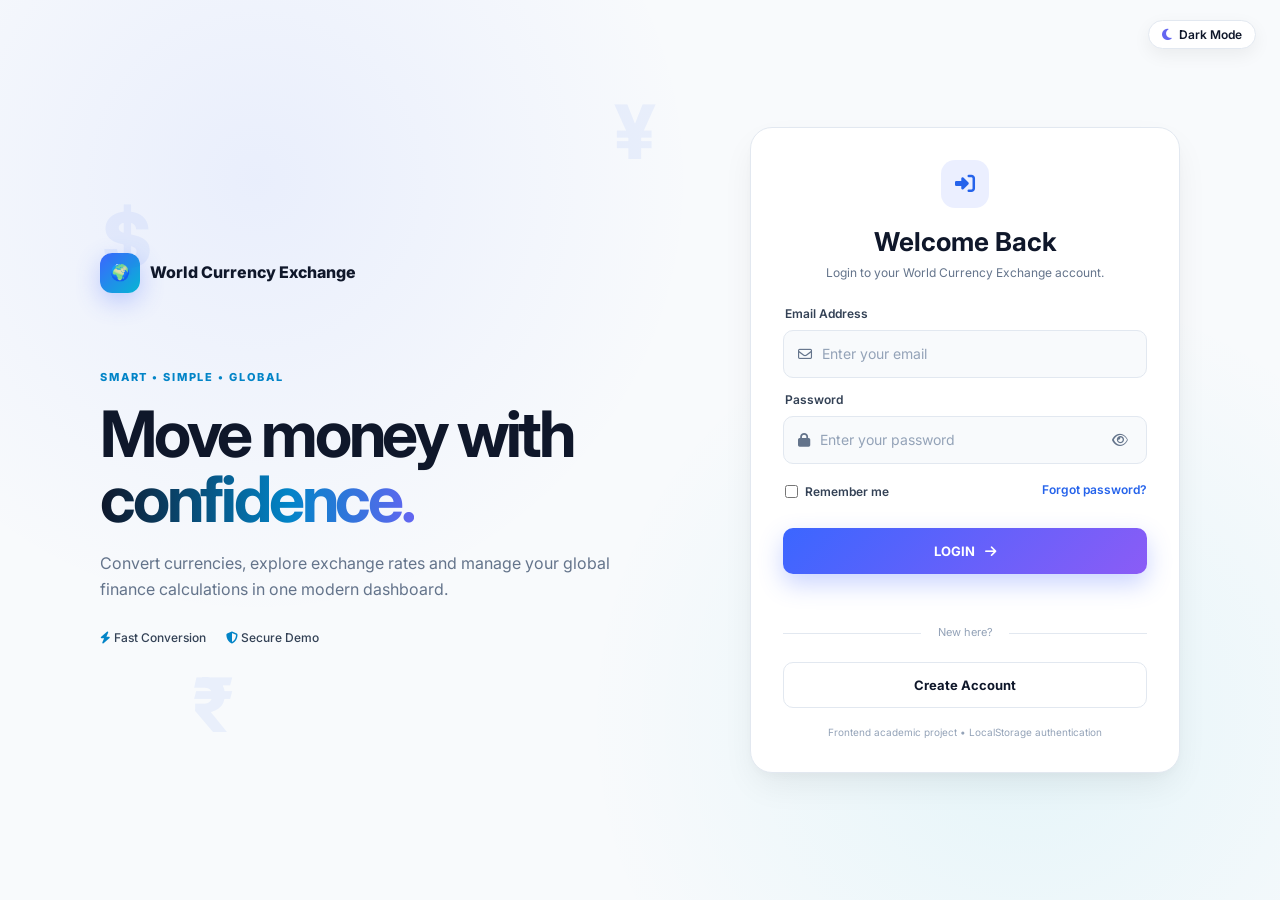
<file: index.html>
<!DOCTYPE html>
<html lang="en">

<head>

    <meta charset="UTF-8">

    <meta
        name="viewport"
        content="width=device-width, initial-scale=1.0"
    >

    <meta
        name="description"
        content="World Currency Exchange"
    >

    <title>World Currency Exchange</title>

    <link
        href="https://fonts.googleapis.com/css2?family=Inter:wght@400;500;600;700;800&display=swap"
        rel="stylesheet"
    >

    <link
        rel="stylesheet"
        href="https://cdnjs.cloudflare.com/ajax/libs/font-awesome/6.7.2/css/all.min.css"
    >

    <link rel="stylesheet" href="style.css">

    <script>
        (function() {
            try {
                var savedTheme = localStorage.getItem('worldCurrencyTheme') || 'light';
                document.documentElement.setAttribute('data-theme', savedTheme);
            } catch (e) {}
        })();
    </script>

</head>


<body
    class="app-page"
    data-protected="true"
>


<header class="site-header">

    <div class="container nav-container">

        <a href="#home" class="brand">

            <span class="brand-icon">
                🌍
            </span>

            <span>
                World Currency Exchange
            </span>

        </a>


        <button
            class="menu-button"
            id="menuButton"
        >
            <i class="fa-solid fa-bars"></i>
        </button>


        <nav
            class="navigation"
            id="navigation"
        >

            <a href="#home">Home</a>

            <a href="#converter">
                Converter
            </a>

            <a href="#rates">
                Exchange Rates
            </a>

            <a href="#about">
                About
            </a>

            <a href="contact.html">
                Contact
            </a>

            <button
                id="themeToggle"
                class="theme-toggle"
                title="Toggle Light / Dark Mode"
                aria-label="Toggle Light / Dark Mode"
                type="button"
            >
                <i class="fa-solid fa-moon"></i>
                <span class="theme-toggle-text">Dark Mode</span>
            </button>

            <span class="user-profile">

                <i class="fa-regular fa-user"></i>

                <span id="userName">
                    User
                </span>

            </span>


            <button
                id="logoutButton"
                class="logout-button"
            >

                <i class="fa-solid fa-right-from-bracket"></i>

                Logout

            </button>

        </nav>

    </div>

</header>


<main>


<!-- HERO -->

<section
    id="home"
    class="hero"
>

    <div class="container hero-grid">

        <div class="hero-content">

            <span class="eyebrow">
                SMART CURRENCY CONVERSION
            </span>

            <h1>
                Smart Currency
                <span>Conversion</span>
                for a Connected World.
            </h1>

            <p>
                Convert currencies quickly, explore exchange
                rates and simplify your international
                calculations with one modern dashboard.
            </p>


            <div class="hero-buttons">

                <a
                    href="#converter"
                    class="primary-button"
                >

                    Convert Currency

                    <i class="fa-solid fa-arrow-right"></i>

                </a>


                <a
                    href="#rates"
                    class="secondary-button"
                >

                    <i class="fa-solid fa-chart-line"></i>

                    View Rates

                </a>

            </div>


            <div class="trust-row">

                <span>
                    <i class="fa-solid fa-circle-check"></i>
                    Responsive
                </span>

                <span>
                    <i class="fa-solid fa-circle-check"></i>
                    API Ready
                </span>

                <span>
                    <i class="fa-solid fa-circle-check"></i>
                    Easy to Use
                </span>

            </div>

        </div>


        <div class="hero-visual">

            <div class="orbit orbit-one"></div>
            <div class="orbit orbit-two"></div>

            <div class="globe">

                🌍

                <span class="currency usd">
                    <img src="https://flagcdn.com/w40/us.png" srcset="https://flagcdn.com/w40/us.png 1x, https://flagcdn.com/w80/us.png 2x" width="16" height="11" alt="US" class="currency-flag-img">
                    USD
                </span>

                <span class="currency eur">
                    <img src="https://flagcdn.com/w40/eu.png" srcset="https://flagcdn.com/w40/eu.png 1x, https://flagcdn.com/w80/eu.png 2x" width="16" height="11" alt="EU" class="currency-flag-img">
                    EUR
                </span>

                <span class="currency inr">
                    <img src="https://flagcdn.com/w40/in.png" srcset="https://flagcdn.com/w40/in.png 1x, https://flagcdn.com/w80/in.png 2x" width="16" height="11" alt="IN" class="currency-flag-img">
                    INR
                </span>

                <span class="currency gbp">
                    <img src="https://flagcdn.com/w40/gb.png" srcset="https://flagcdn.com/w40/gb.png 1x, https://flagcdn.com/w80/gb.png 2x" width="16" height="11" alt="GB" class="currency-flag-img">
                    GBP
                </span>

            </div>

        </div>

    </div>

</section>



<!-- CONVERTER -->

<section
    id="converter"
    class="section"
>

    <div class="container">

        <div class="section-heading">

            <span class="eyebrow">
                CURRENCY CONVERTER
            </span>

            <h2>
                Convert with clarity.
            </h2>

            <p>
                Select your currencies and enter the amount
                you want to convert.
            </p>

        </div>


        <div class="converter-card">

            <div class="converter-heading">

                <div>

                    <small>
                        QUICK CONVERSION
                    </small>

                    <h3>
                        Currency Converter
                    </h3>

                </div>


                <span id="apiStatus">
                    ● Ready
                </span>

            </div>


            <div class="converter-grid">


                <div>

                    <label>
                        Amount
                    </label>

                    <div class="input-box">

                        <span
                            id="amountSymbol"
                            class="amount-symbol"
                        >
                            $
                        </span>

                        <input
                            type="number"
                            id="amount"
                            min="0"
                            step="any"
                            placeholder="Enter Amount"
                        >

                    </div>

                </div>


                <div>

                    <label>
                        From Currency
                    </label>

                    <div class="input-box">

                        <span id="fromCurrencyFlag" class="currency-flag-badge">
                            <img src="https://flagcdn.com/w40/us.png" srcset="https://flagcdn.com/w40/us.png 1x, https://flagcdn.com/w80/us.png 2x" width="22" height="15" alt="USD flag" class="currency-flag-img">
                        </span>

                        <select id="fromCurrency"></select>

                    </div>

                </div>


                <button
                    id="swapButton"
                    class="swap-button"
                    title="Swap currencies"
                >

                    <i class="fa-solid fa-right-left"></i>

                </button>


                <div>

                    <label>
                        To Currency
                    </label>

                    <div class="input-box">

                        <span id="toCurrencyFlag" class="currency-flag-badge">
                            <img src="https://flagcdn.com/w40/in.png" srcset="https://flagcdn.com/w40/in.png 1x, https://flagcdn.com/w80/in.png 2x" width="22" height="15" alt="INR flag" class="currency-flag-img">
                        </span>

                        <select id="toCurrency"></select>

                    </div>

                </div>

            </div>


            <button
                id="convertButton"
                class="primary-button convert-button"
            >

                CONVERT

                <i class="fa-solid fa-arrow-right"></i>

            </button>


            <p
                id="converterMessage"
                class="converter-message"
            >
                Enter an amount to calculate a conversion.
            </p>


            <div
                id="conversionResult"
                class="conversion-result hidden"
            ></div>


            <small class="updated">
                Exchange-rate source:
                Frankfurter API
                •
                <span id="lastUpdated">
                    Not loaded
                </span>
            </small>

        </div>

    </div>

</section>



<!-- RATES -->

<section
    id="rates"
    class="section rates-section"
>

    <div class="container">

        <div class="section-heading rates-heading">

            <div>

                <span class="eyebrow">
                    EXCHANGE RATES
                </span>

                <h2>
                    Market reference rates.
                </h2>

                <p>
                    Latest available rates from the configured
                    exchange-rate service.
                </p>

            </div>


            <button
                id="refreshRates"
                class="secondary-button"
            >

                <i class="fa-solid fa-rotate"></i>

                Refresh Rates

            </button>

        </div>


        <div class="table-card">

            <div class="table-tools">

                <div class="search-box">

                    <i class="fa-solid fa-magnifying-glass"></i>

                    <input
                        type="search"
                        id="rateSearch"
                        placeholder="Search currency..."
                    >

                </div>


                <span id="ratesStatus">
                    Loading...
                </span>

            </div>


            <div class="table-container">

                <table>

                    <thead>

                        <tr>

                            <th>Currency</th>
                            <th>Code</th>
                            <th>Rate vs INR</th>
                            <th>Change</th>
                            <th>Updated</th>

                        </tr>

                    </thead>


                    <tbody id="ratesBody">

                    </tbody>

                </table>

            </div>

        </div>

    </div>

</section>



<!-- ABOUT -->

<section
    id="about"
    class="section"
>

    <div class="container about-grid">

        <div>

            <span class="eyebrow">
                ABOUT THE PROJECT
            </span>

            <h2>
                Built for a connected world.
            </h2>

            <p>
                World Currency Exchange is a professional
                BTech CSE project designed to provide a
                simple and responsive currency conversion
                experience.
            </p>

            <p>
                The project demonstrates frontend
                authentication, LocalStorage, API
                integration, JavaScript validation,
                responsive design and modern UI development.
            </p>

        </div>


        <div class="stats-grid">

            <div class="stat-card">
                <strong>150+</strong>
                <span>Currency-ready architecture</span>
            </div>

            <div class="stat-card">
                <strong>24/7</strong>
                <span>Web access</span>
            </div>

            <div class="stat-card">
                <strong>Fast</strong>
                <span>Conversion interface</span>
            </div>

            <div class="stat-card">
                <strong>100%</strong>
                <span>Responsive design</span>
            </div>

        </div>

    </div>

</section>

</main>


<footer class="footer">

    <div class="container">

        <span>
            © 2026 World Currency Exchange
            • Academic Project
        </span>

        <a href="contact.html">
            Contact Us
        </a>

    </div>

</footer>


<div
    id="toastContainer"
    class="toast-container"
></div>


<script src="script.js"></script>

</body>

</html>
</file>
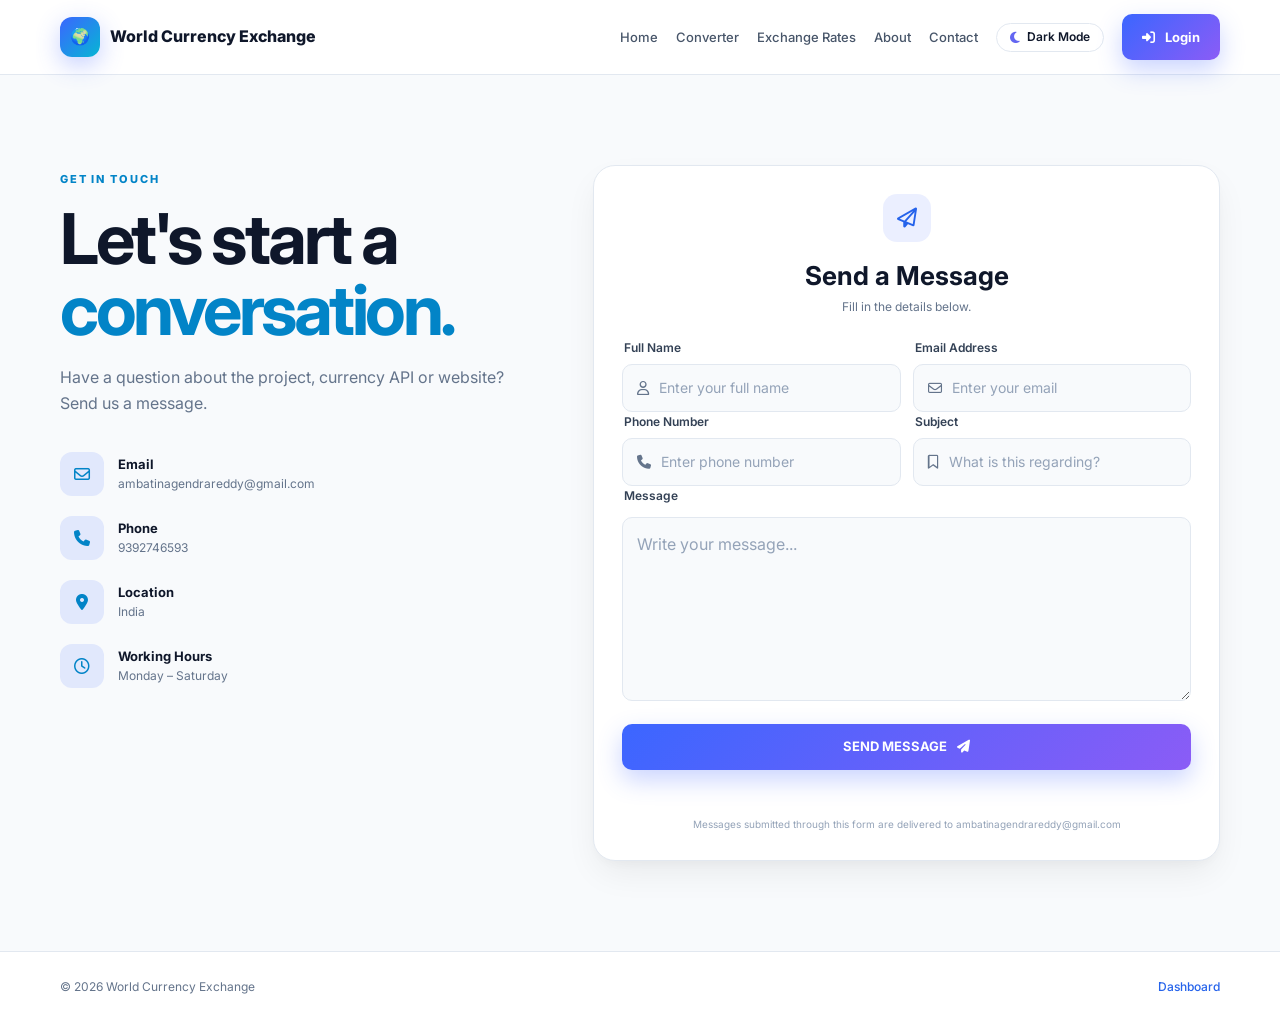
<file: contact.html>
<!DOCTYPE html>
<html lang="en">

<head>

    <meta charset="UTF-8">

    <meta
        name="viewport"
        content="width=device-width, initial-scale=1.0"
    >

    <title>Contact Us | World Currency Exchange</title>

    <link
        href="https://fonts.googleapis.com/css2?family=Inter:wght@400;500;600;700;800&display=swap"
        rel="stylesheet"
    >

    <link
        rel="stylesheet"
        href="https://cdnjs.cloudflare.com/ajax/libs/font-awesome/6.7.2/css/all.min.css"
    >

    <link rel="stylesheet" href="style.css">

    <script>
        (function() {
            try {
                var savedTheme = localStorage.getItem('worldCurrencyTheme') || 'light';
                document.documentElement.setAttribute('data-theme', savedTheme);
            } catch (e) {}
        })();
    </script>

</head>


<body class="app-page">


<header class="site-header">

    <div class="container nav-container">

        <a href="index.html" class="brand">

            <span class="brand-icon">
                🌍
            </span>

            <span>
                World Currency Exchange
            </span>

        </a>


        <button
            class="menu-button"
            id="menuButton"
        >
            <i class="fa-solid fa-bars"></i>
        </button>


        <nav
            class="navigation"
            id="navigation"
        >

            <a href="index.html#home">
                Home
            </a>

            <a href="index.html#converter">
                Converter
            </a>

            <a href="index.html#rates">
                Exchange Rates
            </a>

            <a href="index.html#about">
                About
            </a>

            <a href="contact.html">
                Contact
            </a>

            <button
                id="themeToggle"
                class="theme-toggle"
                title="Toggle Light / Dark Mode"
                aria-label="Toggle Light / Dark Mode"
                type="button"
            >
                <i class="fa-solid fa-moon"></i>
                <span class="theme-toggle-text">Dark Mode</span>
            </button>

            <a
                href="login.html"
                id="navLoginLink"
                class="primary-button nav-login-btn"
            >
                <i class="fa-solid fa-right-to-bracket"></i>
                Login
            </a>

            <span class="user-profile" id="userProfileBadge">

                <i class="fa-regular fa-user"></i>

                <span id="userName">
                    User
                </span>

            </span>


            <button
                id="logoutButton"
                class="logout-button"
            >

                <i class="fa-solid fa-right-from-bracket"></i>

                Logout

            </button>

        </nav>

    </div>

</header>


<main class="contact-page">

    <div class="container contact-grid">


        <section class="contact-info-section">

            <span class="eyebrow">
                GET IN TOUCH
            </span>

            <h1>
                Let's start a
                <span>conversation.</span>
            </h1>

            <p>
                Have a question about the project, currency
                API or website? Send us a message.
            </p>


            <div class="contact-details">

                <div>

                    <span class="contact-icon">
                        <i class="fa-regular fa-envelope"></i>
                    </span>

                    <div>

                        <strong>Email</strong>

                        <p>
                            <a href="mailto:ambatinagendrareddy@gmail.com">ambatinagendrareddy@gmail.com</a>
                        </p>

                    </div>

                </div>


                <div>

                    <span class="contact-icon">
                        <i class="fa-solid fa-phone"></i>
                    </span>

                    <div>

                        <strong>Phone</strong>

                        <p>
                            <a href="tel:9392746593">9392746593</a>
                        </p>

                    </div>

                </div>


                <div>

                    <span class="contact-icon">
                        <i class="fa-solid fa-location-dot"></i>
                    </span>

                    <div>

                        <strong>Location</strong>

                        <p>
                            India
                        </p>

                    </div>

                </div>


                <div>

                    <span class="contact-icon">
                        <i class="fa-regular fa-clock"></i>
                    </span>

                    <div>

                        <strong>Working Hours</strong>

                        <p>
                            Monday – Saturday
                        </p>

                    </div>

                </div>

            </div>

        </section>



        <section class="contact-card">

            <div class="auth-title">

                <div class="auth-icon">

                    <i class="fa-regular fa-paper-plane"></i>

                </div>

                <h2>
                    Send a Message
                </h2>

                <p>
                    Fill in the details below.
                </p>

            </div>


            <form id="contactForm">

                <!-- Botcheck Honeypot to prevent spam -->
                <input
                    type="checkbox"
                    name="botcheck"
                    id="contactBotcheck"
                    style="display: none;"
                >

                <div class="two-columns">

                    <div>

                        <label for="contactName">Full Name</label>

                        <div class="input-box">

                            <i class="fa-regular fa-user"></i>

                            <input
                                type="text"
                                id="contactName"
                                name="name"
                                placeholder="Enter your full name"
                                required
                            >

                        </div>

                    </div>


                    <div>

                        <label for="contactEmail">Email Address</label>

                        <div class="input-box">

                            <i class="fa-regular fa-envelope"></i>

                            <input
                                type="email"
                                id="contactEmail"
                                name="email"
                                placeholder="Enter your email"
                                required
                            >

                        </div>

                    </div>

                </div>


                <div class="two-columns">

                    <div>

                        <label for="contactPhone">Phone Number</label>

                        <div class="input-box">

                            <i class="fa-solid fa-phone"></i>

                            <input
                                type="tel"
                                id="contactPhone"
                                name="phone"
                                placeholder="Enter phone number"
                                required
                            >

                        </div>

                    </div>


                    <div>

                        <label for="contactSubject">Subject</label>

                        <div class="input-box">

                            <i class="fa-regular fa-bookmark"></i>

                            <input
                                type="text"
                                id="contactSubject"
                                name="subject"
                                placeholder="What is this regarding?"
                                required
                            >

                        </div>

                    </div>

                </div>


                <label for="contactMessage">Message</label>

                <textarea
                    id="contactMessage"
                    name="message"
                    rows="6"
                    placeholder="Write your message..."
                    required
                ></textarea>


                <button
                    type="submit"
                    id="contactSubmitBtn"
                    class="primary-button full"
                >

                    <span id="contactBtnText">SEND MESSAGE</span>

                    <i class="fa-solid fa-paper-plane" id="contactBtnIcon"></i>

                </button>


                <p
                    id="contactStatus"
                    class="form-message"
                ></p>

            </form>


            <p class="demo-text">
                Messages submitted through this form are delivered to ambatinagendrareddy@gmail.com
            </p>

        </section>

    </div>

</main>


<footer class="footer">

    <div class="container">

        <span>
            © 2026 World Currency Exchange
        </span>

        <a href="index.html">
            Dashboard
        </a>

    </div>

</footer>


<div
    id="toastContainer"
    class="toast-container"
></div>


<script src="script.js"></script>

</body>

</html>
</file>
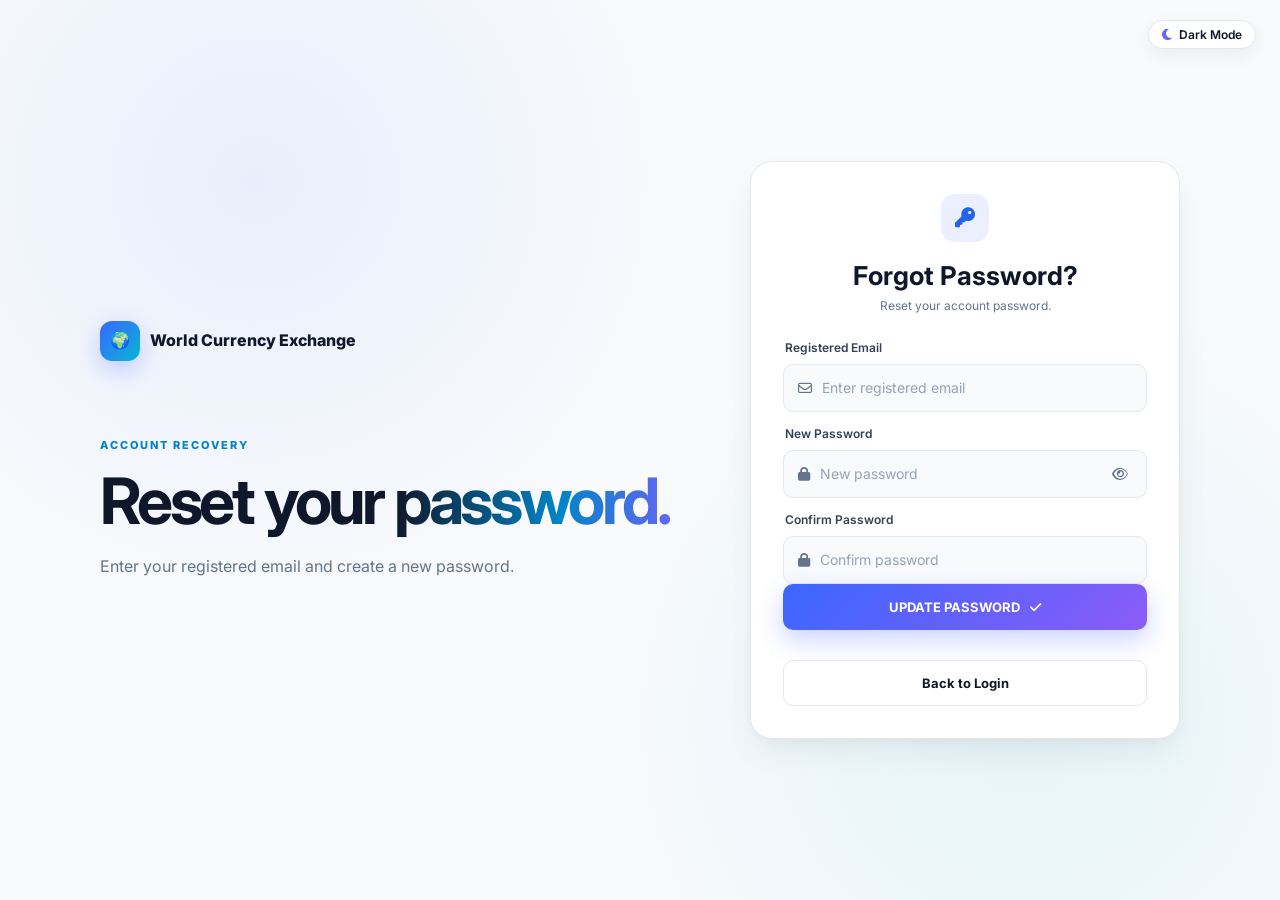
<file: forgot-password.html>
<!DOCTYPE html>
<html lang="en">

<head>

    <meta charset="UTF-8">
    <meta
        name="viewport"
        content="width=device-width, initial-scale=1.0"
    >

    <title>Forgot Password | World Currency Exchange</title>

    <link
        href="https://fonts.googleapis.com/css2?family=Inter:wght@400;500;600;700;800&display=swap"
        rel="stylesheet"
    >

    <link
        rel="stylesheet"
        href="https://cdnjs.cloudflare.com/ajax/libs/font-awesome/6.7.2/css/all.min.css"
    >

    <link rel="stylesheet" href="style.css">

    <script>
        (function() {
            document.documentElement.setAttribute('data-theme', 'light');
        })();
    </script>

</head>

<body class="auth-page">

    <div class="auth-theme-wrapper">
        <button
            id="themeToggle"
            class="theme-toggle auth-theme-toggle"
            title="Toggle Light / Dark Mode"
            aria-label="Toggle Light / Dark Mode"
            type="button"
        >
            <i class="fa-solid fa-moon"></i>
            <span class="theme-toggle-text">Dark Mode</span>
        </button>
    </div>

    <main class="auth-container">

        <section class="auth-info">

            <a href="login.html" class="brand">
                <span class="brand-icon">🌍</span>
                <span>World Currency Exchange</span>
            </a>

            <div class="auth-info-content">

                <span class="eyebrow">
                    ACCOUNT RECOVERY
                </span>

                <h1>
                    Reset your
                    <span>password.</span>
                </h1>

                <p>
                    Enter your registered email and create
                    a new password.
                </p>

            </div>

        </section>


        <section class="auth-card">

            <div class="auth-title">

                <div class="auth-icon">
                    <i class="fa-solid fa-key"></i>
                </div>

                <h2>Forgot Password?</h2>

                <p>
                    Reset your account password.
                </p>

            </div>


            <form id="forgotForm">

                <label>Registered Email</label>

                <div class="input-box">

                    <i class="fa-regular fa-envelope"></i>

                    <input
                        type="email"
                        id="forgotEmail"
                        placeholder="Enter registered email"
                        required
                    >

                </div>


                <label>New Password</label>

                <div class="input-box">

                    <i class="fa-solid fa-lock"></i>

                    <input
                        type="password"
                        id="newPassword"
                        placeholder="New password"
                        required
                    >

                    <button
                        type="button"
                        class="password-toggle"
                        data-target="newPassword"
                    >
                        <i class="fa-regular fa-eye"></i>
                    </button>

                </div>


                <label>Confirm Password</label>

                <div class="input-box">

                    <i class="fa-solid fa-lock"></i>

                    <input
                        type="password"
                        id="confirmNewPassword"
                        placeholder="Confirm password"
                        required
                    >

                </div>


                <button
                    type="submit"
                    class="primary-button full"
                >
                    UPDATE PASSWORD
                    <i class="fa-solid fa-check"></i>
                </button>


                <p
                    id="forgotMessage"
                    class="form-message"
                ></p>

            </form>


            <a
                href="login.html"
                class="secondary-button full center"
            >
                Back to Login
            </a>

        </section>

    </main>


    <script src="script.js"></script>

</body>

</html>
</file>
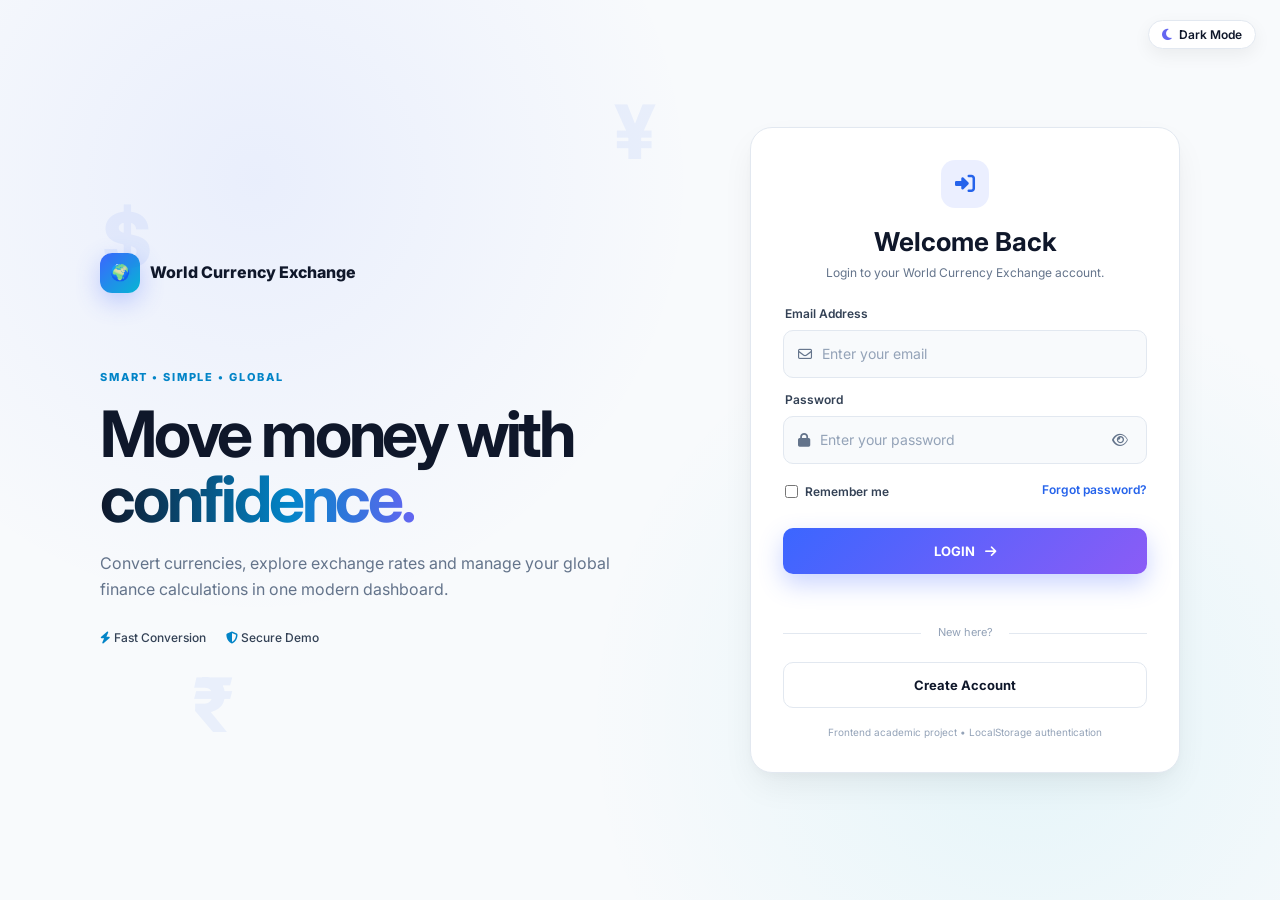
<file: login.html>
<!DOCTYPE html>
<html lang="en">
<head>
    <meta charset="UTF-8">
    <meta name="viewport" content="width=device-width, initial-scale=1.0">

    <title>Login | World Currency Exchange</title>

    <link rel="preconnect" href="https://fonts.googleapis.com">
    <link rel="preconnect" href="https://fonts.gstatic.com" crossorigin>

    <link
        href="https://fonts.googleapis.com/css2?family=Inter:wght@400;500;600;700;800&display=swap"
        rel="stylesheet"
    >

    <link
        rel="stylesheet"
        href="https://cdnjs.cloudflare.com/ajax/libs/font-awesome/6.7.2/css/all.min.css"
    >

    <link rel="stylesheet" href="style.css">

    <script>
        (function() {
            // Login page must always open in the default LIGHT/WHITE appearance
            document.documentElement.setAttribute('data-theme', 'light');
        })();
    </script>
</head>

<body class="auth-page">

    <div class="auth-theme-wrapper">
        <button
            id="themeToggle"
            class="theme-toggle auth-theme-toggle"
            title="Toggle Light / Dark Mode"
            aria-label="Toggle Light / Dark Mode"
            type="button"
        >
            <i class="fa-solid fa-moon"></i>
            <span class="theme-toggle-text">Dark Mode</span>
        </button>
    </div>

    <div class="floating-currency">$</div>
    <div class="floating-currency euro">€</div>
    <div class="floating-currency rupee">₹</div>
    <div class="floating-currency pound">£</div>
    <div class="floating-currency yen">¥</div>

    <main class="auth-container">

        <section class="auth-info">

            <a href="login.html" class="brand">
                <span class="brand-icon">🌍</span>
                <span>World Currency Exchange</span>
            </a>

            <div class="auth-info-content">

                <span class="eyebrow">
                    SMART • SIMPLE • GLOBAL
                </span>

                <h1>
                    Move money with
                    <span>confidence.</span>
                </h1>

                <p>
                    Convert currencies, explore exchange rates and
                    manage your global finance calculations in one
                    modern dashboard.
                </p>

                <div class="mini-features">

                    <span>
                        <i class="fa-solid fa-bolt"></i>
                        Fast Conversion
                    </span>

                    <span>
                        <i class="fa-solid fa-shield-halved"></i>
                        Secure Demo
                    </span>

                </div>

            </div>

        </section>


        <section class="auth-card">

            <div class="auth-title">

                <div class="auth-icon">
                    <i class="fa-solid fa-right-to-bracket"></i>
                </div>

                <h2>Welcome Back</h2>

                <p>
                    Login to your World Currency Exchange account.
                </p>

            </div>


            <form id="loginForm">

                <label>Email Address</label>

                <div class="input-box">

                    <i class="fa-regular fa-envelope"></i>

                    <input
                        type="email"
                        id="loginEmail"
                        placeholder="Enter your email"
                        autocomplete="email"
                        required
                    >

                </div>


                <label>Password</label>

                <div class="input-box">

                    <i class="fa-solid fa-lock"></i>

                    <input
                        type="password"
                        id="loginPassword"
                        placeholder="Enter your password"
                        autocomplete="current-password"
                        required
                    >

                    <button
                        type="button"
                        class="password-toggle"
                        data-target="loginPassword"
                    >
                        <i class="fa-regular fa-eye"></i>
                    </button>

                </div>


                <div class="login-options">

                    <label class="remember">

                        <input
                            type="checkbox"
                            id="rememberMe"
                        >

                        <span>Remember me</span>

                    </label>

                    <a href="forgot-password.html">
                        Forgot password?
                    </a>

                </div>


                <button
                    type="submit"
                    class="primary-button full"
                >
                    LOGIN
                    <i class="fa-solid fa-arrow-right"></i>
                </button>


                <p
                    id="loginMessage"
                    class="form-message"
                ></p>

            </form>


            <div class="divider">
                <span>New here?</span>
            </div>


            <a
                href="register.html"
                class="secondary-button full center"
            >
                Create Account
            </a>


            <p class="demo-text">
                Frontend academic project • LocalStorage authentication
            </p>

        </section>

    </main>


    <script src="script.js"></script>

</body>
</html>
</file>
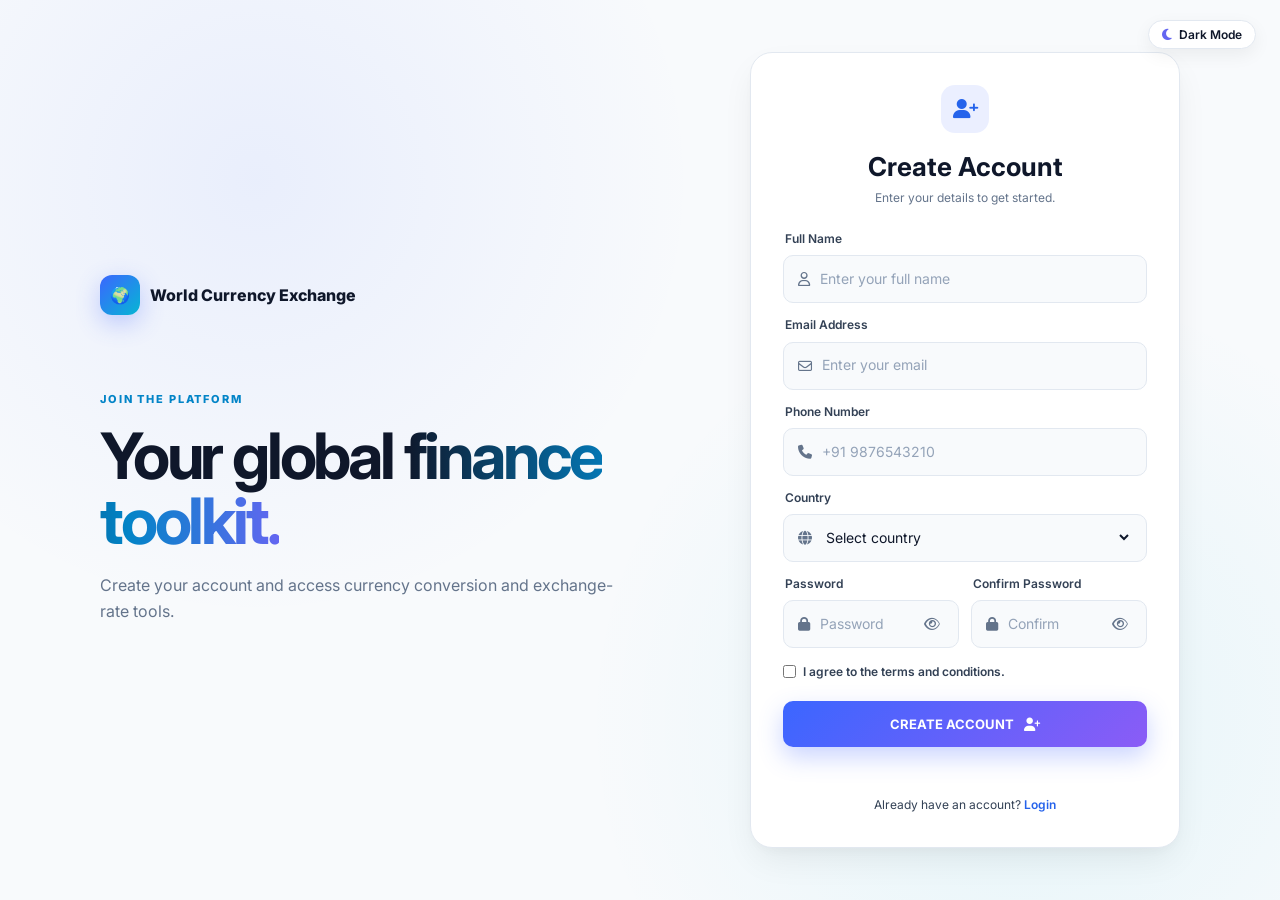
<file: register.html>
<!DOCTYPE html>
<html lang="en">

<head>

    <meta charset="UTF-8">
    <meta name="viewport" content="width=device-width, initial-scale=1.0">

    <title>Create Account | World Currency Exchange</title>

    <link
        href="https://fonts.googleapis.com/css2?family=Inter:wght@400;500;600;700;800&display=swap"
        rel="stylesheet"
    >

    <link
        rel="stylesheet"
        href="https://cdnjs.cloudflare.com/ajax/libs/font-awesome/6.7.2/css/all.min.css"
    >

    <link rel="stylesheet" href="style.css">

    <script>
        (function() {
            document.documentElement.setAttribute('data-theme', 'light');
        })();
    </script>

</head>

<body class="auth-page">

    <div class="auth-theme-wrapper">
        <button
            id="themeToggle"
            class="theme-toggle auth-theme-toggle"
            title="Toggle Light / Dark Mode"
            aria-label="Toggle Light / Dark Mode"
            type="button"
        >
            <i class="fa-solid fa-moon"></i>
            <span class="theme-toggle-text">Dark Mode</span>
        </button>
    </div>

    <main class="auth-container">

        <section class="auth-info">

            <a href="login.html" class="brand">
                <span class="brand-icon">🌍</span>
                <span>World Currency Exchange</span>
            </a>

            <div class="auth-info-content">

                <span class="eyebrow">
                    JOIN THE PLATFORM
                </span>

                <h1>
                    Your global
                    <span>finance toolkit.</span>
                </h1>

                <p>
                    Create your account and access currency
                    conversion and exchange-rate tools.
                </p>

            </div>

        </section>


        <section class="auth-card">

            <div class="auth-title">

                <div class="auth-icon">
                    <i class="fa-solid fa-user-plus"></i>
                </div>

                <h2>Create Account</h2>

                <p>
                    Enter your details to get started.
                </p>

            </div>


            <form id="registerForm">

                <label>Full Name</label>

                <div class="input-box">

                    <i class="fa-regular fa-user"></i>

                    <input
                        type="text"
                        id="regName"
                        placeholder="Enter your full name"
                        required
                    >

                </div>


                <label>Email Address</label>

                <div class="input-box">

                    <i class="fa-regular fa-envelope"></i>

                    <input
                        type="email"
                        id="regEmail"
                        placeholder="Enter your email"
                        required
                    >

                </div>


                <label>Phone Number</label>

                <div class="input-box">

                    <i class="fa-solid fa-phone"></i>

                    <input
                        type="tel"
                        id="regPhone"
                        placeholder="+91 9876543210"
                        required
                    >

                </div>


                <label>Country</label>

                <div class="input-box">

                    <i class="fa-solid fa-globe"></i>

                    <select id="regCountry" required>

                        <option value="">
                            Select country
                        </option>

                        <option>India</option>
                        <option>United States</option>
                        <option>United Kingdom</option>
                        <option>United Arab Emirates</option>
                        <option>Australia</option>
                        <option>Canada</option>
                        <option>Japan</option>
                        <option>Singapore</option>
                        <option>Germany</option>

                    </select>

                </div>


                <div class="two-columns">

                    <div>

                        <label>Password</label>

                        <div class="input-box">

                            <i class="fa-solid fa-lock"></i>

                            <input
                                type="password"
                                id="regPassword"
                                placeholder="Password"
                                required
                            >

                            <button
                                type="button"
                                class="password-toggle"
                                data-target="regPassword"
                            >
                                <i class="fa-regular fa-eye"></i>
                            </button>

                        </div>

                    </div>


                    <div>

                        <label>Confirm Password</label>

                        <div class="input-box">

                            <i class="fa-solid fa-lock"></i>

                            <input
                                type="password"
                                id="regConfirm"
                                placeholder="Confirm"
                                required
                            >

                            <button
                                type="button"
                                class="password-toggle"
                                data-target="regConfirm"
                            >
                                <i class="fa-regular fa-eye"></i>
                            </button>

                        </div>

                    </div>

                </div>


                <label class="remember terms">

                    <input
                        type="checkbox"
                        id="regTerms"
                    >

                    <span>
                        I agree to the terms and conditions.
                    </span>

                </label>


                <button
                    type="submit"
                    class="primary-button full"
                >
                    CREATE ACCOUNT
                    <i class="fa-solid fa-user-plus"></i>
                </button>


                <p
                    id="registerMessage"
                    class="form-message"
                ></p>

            </form>


            <p class="auth-switch">

                Already have an account?

                <a href="login.html">
                    Login
                </a>

            </p>

        </section>

    </main>


    <script src="script.js"></script>

</body>

</html>
</file>
<file: style.css>
/* =====================================================
   WORLD CURRENCY EXCHANGE
   Modern Theme System: Light & Dark Modes
===================================================== */

:root,
[data-theme="light"] {
    --theme-name: "light";

    /* Core Surfaces & Backgrounds */
    --bg-page: #f8fafc;
    --bg-header: rgba(255, 255, 255, 0.90);
    --bg-header-mobile: #ffffff;
    --bg-card: #ffffff;
    --bg-card-hover: #fcfdfe;
    --bg-section-alt: #f1f5f9;
    --bg-section-alt-card: #ffffff;
    --bg-input: #f8fafc;
    --bg-input-focus: #ffffff;
    --bg-secondary-btn: #ffffff;
    --bg-secondary-btn-hover: #f1f5f9;
    --bg-badge: #f1f5f9;
    --bg-table-stripe: #f8fafc;
    --bg-table-hover: #f1f5f9;

    /* Text & Typography */
    --text-primary: #0f172a;
    --text-secondary: #334155;
    --text-muted: #64748b;
    --text-light: #94a3b8;
    --text-eyebrow: #0284c7;
    --text-heading-gradient: linear-gradient(90deg, #0f172a 0%, #0284c7 60%, #6366f1 100%);
    --brand-text: #0f172a;
    --nav-link: #475569;
    --nav-link-hover: #0f172a;

    /* Borders */
    --border: #e2e8f0;
    --border-strong: #cbd5e1;
    --border-focus: #3b82f6;

    /* Shadows */
    --shadow: 0 15px 35px -5px rgba(0, 0, 0, 0.07), 0 5px 15px -3px rgba(0, 0, 0, 0.04);
    --shadow-card: 0 10px 25px -5px rgba(15, 23, 42, 0.06), 0 8px 10px -6px rgba(15, 23, 42, 0.04);
    --shadow-dropdown: 0 12px 30px rgba(0, 0, 0, 0.1);

    /* Brand & Accents */
    --blue: #3b66ff;
    --cyan: #06b6d4;
    --purple: #8b5cf6;
    --success: #10b981;
    --danger: #ef4444;

    /* Gradients & Visual Elements */
    --hero-bg: radial-gradient(circle at 75% 30%, rgba(59,102,255,0.08), transparent 45%), radial-gradient(circle at 20% 80%, rgba(6,182,212,0.07), transparent 40%), #f8fafc;
    --globe-bg: radial-gradient(circle, rgba(6,182,212,0.18), rgba(59,102,255,0.07), transparent 70%);
    --globe-border: rgba(6,182,212,0.30);
    --globe-shadow: 0 0 60px rgba(59,102,255,0.10);
    --orbit-border: rgba(6,182,212,0.22);
    --conversion-result-bg: linear-gradient(135deg, rgba(59,102,255,0.08), rgba(6,182,212,0.06));
    --conversion-result-border: rgba(59,102,255,0.22);

    /* Auth & Floating Currencies */
    --auth-bg: radial-gradient(circle at 20% 20%, rgba(59,102,255,0.08), transparent 35%), radial-gradient(circle at 80% 80%, rgba(6,182,212,0.08), transparent 35%), #f8fafc;
    --auth-card-bg: #ffffff;
    --auth-icon-bg: rgba(59,102,255,0.10);
    --auth-icon-color: #2563eb;
    --auth-link: #2563eb;
    --auth-link-hover: #1d4ed8;
    --floating-currency: rgba(37,99,235,0.07);

    /* Badges & Actions */
    --logout-bg: rgba(239, 68, 68, 0.08);
    --logout-color: #dc2626;
    --logout-border: rgba(239, 68, 68, 0.20);
    --logout-hover-bg: rgba(239, 68, 68, 0.15);

    /* Table */
    --table-header-bg: #f8fafc;
    --table-header-color: #64748b;
    --table-text: #1e293b;

    /* Footer */
    --footer-bg: #ffffff;
    --footer-border: #e2e8f0;
    --footer-text: #64748b;
    --footer-link: #2563eb;

    /* Toast */
    --toast-bg: #ffffff;
    --toast-text: #0f172a;
    --toast-border: #e2e8f0;

    /* Legacy CSS Variable Mappings */
    --navy: var(--bg-page);
    --navy-light: var(--bg-section-alt);
    --white: #ffffff;
    --text: var(--text-primary);
    --muted: var(--text-muted);
    --card: var(--bg-card);
}

[data-theme="dark"] {
    --theme-name: "dark";

    /* Core Surfaces & Backgrounds */
    --bg-page: #06132d;
    --bg-header: rgba(6, 19, 45, 0.85);
    --bg-header-mobile: #07152f;
    --bg-card: rgba(10, 30, 65, 0.78);
    --bg-card-hover: rgba(15, 38, 80, 0.85);
    --bg-section-alt: #091a37;
    --bg-section-alt-card: rgba(10, 30, 65, 0.78);
    --bg-input: rgba(255, 255, 255, 0.04);
    --bg-input-focus: rgba(255, 255, 255, 0.07);
    --bg-secondary-btn: rgba(255, 255, 255, 0.04);
    --bg-secondary-btn-hover: rgba(255, 255, 255, 0.09);
    --bg-badge: rgba(255, 255, 255, 0.05);
    --bg-table-stripe: rgba(255, 255, 255, 0.02);
    --bg-table-hover: rgba(255, 255, 255, 0.04);

    /* Text & Typography */
    --text-primary: #eaf1ff;
    --text-secondary: #aebbd3;
    --text-muted: #91a1bf;
    --text-light: #657692;
    --text-eyebrow: #72e8f2;
    --text-heading-gradient: linear-gradient(90deg, #ffffff 0%, #62e5f2 50%, #9b8aff 100%);
    --brand-text: #ffffff;
    --nav-link: #aebbd3;
    --nav-link-hover: #ffffff;

    /* Borders */
    --border: rgba(255, 255, 255, 0.12);
    --border-strong: rgba(255, 255, 255, 0.22);
    --border-focus: rgba(43, 215, 232, 0.55);

    /* Shadows */
    --shadow: 0 25px 70px rgba(0, 0, 0, 0.35);
    --shadow-card: 0 20px 50px rgba(0, 0, 0, 0.28);
    --shadow-dropdown: 0 16px 40px rgba(0, 0, 0, 0.45);

    /* Brand & Accents */
    --blue: #4263ff;
    --cyan: #2bd7e8;
    --purple: #8b5cf6;
    --success: #35d49a;
    --danger: #ff667d;

    /* Gradients & Visual Elements */
    --hero-bg: radial-gradient(circle at 75% 30%, rgba(66,99,255,0.22), transparent 35%), radial-gradient(circle at 25% 80%, rgba(43,215,232,0.10), transparent 30%), #06132d;
    --globe-bg: radial-gradient(circle, rgba(43,215,232,0.15), rgba(66,99,255,0.06), transparent 70%);
    --globe-border: rgba(100,220,240,0.18);
    --globe-shadow: 0 0 90px rgba(66,99,255,0.12);
    --orbit-border: rgba(100,220,240,0.13);
    --conversion-result-bg: linear-gradient(135deg, rgba(66,99,255,0.18), rgba(43,215,232,0.08));
    --conversion-result-border: rgba(100,220,240,0.15);

    /* Auth & Floating Currencies */
    --auth-bg: radial-gradient(circle at 20% 20%, rgba(66,99,255,0.18), transparent 30%), radial-gradient(circle at 80% 80%, rgba(43,215,232,0.12), transparent 30%), #050f25;
    --auth-card-bg: rgba(10, 30, 65, 0.78);
    --auth-icon-bg: rgba(66,99,255,0.15);
    --auth-icon-color: #70e7f2;
    --auth-link: #70e7f2;
    --auth-link-hover: #a5f3fc;
    --floating-currency: rgba(100,230,240,0.08);

    /* Badges & Actions */
    --logout-bg: rgba(255, 102, 125, 0.12);
    --logout-color: #ff9cac;
    --logout-border: rgba(255, 102, 125, 0.22);
    --logout-hover-bg: rgba(255, 102, 125, 0.20);

    /* Table */
    --table-header-bg: transparent;
    --table-header-color: #7283a0;
    --table-text: #dbe5f8;

    /* Footer */
    --footer-bg: #05112a;
    --footer-border: rgba(255, 255, 255, 0.12);
    --footer-text: #687998;
    --footer-link: #b6c4df;

    /* Toast */
    --toast-bg: #10274e;
    --toast-text: #eaf1ff;
    --toast-border: rgba(255, 255, 255, 0.15);

    /* Legacy CSS Variable Mappings */
    --navy: #06132d;
    --navy-light: #0b2044;
    --white: #ffffff;
    --text: #eaf1ff;
    --muted: #91a1bf;
    --card: rgba(10,30,65,.78);
}


/* GLOBAL RESETS */
* {
    margin: 0;
    padding: 0;
    box-sizing: border-box;
}

html {
    scroll-behavior: smooth;
}

body {
    font-family: "Inter", -apple-system, BlinkMacSystemFont, "Segoe UI", Roboto, Arial, sans-serif;
    background: var(--bg-page);
    color: var(--text-primary);
    line-height: 1.6;
    transition: background-color 0.25s ease, color 0.25s ease;
}

a {
    text-decoration: none;
    color: inherit;
    transition: color 0.2s ease;
}

button,
input,
select,
textarea {
    font: inherit;
}

button {
    cursor: pointer;
}

.container {
    width: min(1160px, 92%);
    margin: auto;
}


/* BRAND */
.brand {
    display: flex;
    align-items: center;
    gap: 10px;
    font-weight: 800;
    color: var(--brand-text);
}

.brand-icon {
    width: 40px;
    height: 40px;
    display: grid;
    place-items: center;
    border-radius: 12px;
    background: linear-gradient(135deg, var(--blue), var(--cyan));
    box-shadow: 0 8px 24px rgba(66, 99, 255, 0.30);
    flex-shrink: 0;
}


/* HEADER */
.site-header {
    position: sticky;
    top: 0;
    z-index: 100;
    background: var(--bg-header);
    border-bottom: 1px solid var(--border);
    backdrop-filter: blur(18px);
    transition: background-color 0.25s ease, border-color 0.25s ease;
}

.nav-container {
    height: 74px;
    display: flex;
    align-items: center;
    justify-content: space-between;
}

.navigation {
    display: flex;
    align-items: center;
    gap: 18px;
    color: var(--nav-link);
    font-size: 13px;
    font-weight: 500;
}

.navigation a {
    transition: color 0.2s ease;
}

.navigation a:hover {
    color: var(--nav-link-hover);
}

.user-profile {
    display: flex;
    align-items: center;
    gap: 7px;
    padding: 7px 12px;
    border: 1px solid var(--border);
    border-radius: 20px;
    background: var(--bg-badge);
    color: var(--text-secondary);
    font-size: 12px;
    font-weight: 600;
}

.logout-button {
    border: 1px solid var(--logout-border);
    padding: 8px 13px;
    border-radius: 9px;
    background: var(--logout-bg);
    color: var(--logout-color);
    font-weight: 600;
    font-size: 12px;
    display: inline-flex;
    align-items: center;
    gap: 6px;
    transition: all 0.2s ease;
}

.logout-button:hover {
    background: var(--logout-hover-bg);
}

.nav-login-btn {
    min-height: 36px;
    padding: 0 16px;
    font-size: 12px;
    border-radius: 20px;
}

.menu-button {
    display: none;
    border: 1px solid var(--border);
    background: var(--bg-secondary-btn);
    color: var(--text-primary);
    padding: 9px 12px;
    border-radius: 8px;
}


/* THEME TOGGLE BUTTON */
.theme-toggle {
    display: inline-flex;
    align-items: center;
    gap: 7px;
    padding: 7px 13px;
    border-radius: 20px;
    border: 1px solid var(--border);
    background: var(--bg-secondary-btn);
    color: var(--text-primary);
    font-size: 12px;
    font-weight: 600;
    line-height: 1;
    cursor: pointer;
    transition: all 0.25s ease;
    user-select: none;
}

.theme-toggle:hover {
    background: var(--bg-secondary-btn-hover);
    border-color: var(--border-strong);
    transform: translateY(-1px);
    box-shadow: 0 4px 12px rgba(0, 0, 0, 0.08);
}

.theme-toggle:active {
    transform: translateY(0);
}

.theme-toggle i {
    font-size: 13px;
    transition: transform 0.3s ease;
}

.theme-toggle:hover i {
    transform: rotate(15deg) scale(1.1);
}

/* Auth Page Theme Switch Wrapper */
.auth-theme-wrapper {
    position: fixed;
    top: 20px;
    right: 24px;
    z-index: 100;
}

.auth-theme-toggle {
    box-shadow: 0 6px 18px rgba(0, 0, 0, 0.06);
}


/* BUTTONS */
.primary-button,
.secondary-button {
    min-height: 46px;
    padding: 0 20px;
    display: inline-flex;
    align-items: center;
    justify-content: center;
    gap: 10px;
    border-radius: 10px;
    font-size: 13px;
    font-weight: 700;
    transition: all 0.25s ease;
}

.primary-button {
    color: #ffffff;
    border: none;
    background: linear-gradient(135deg, var(--blue), var(--purple));
    box-shadow: 0 10px 25px rgba(66, 99, 255, 0.28);
}

.primary-button:hover {
    transform: translateY(-2px);
    box-shadow: 0 14px 30px rgba(66, 99, 255, 0.36);
}

.primary-button:active {
    transform: translateY(0);
}

.primary-button:disabled,
.secondary-button:disabled {
    opacity: 0.65;
    cursor: not-allowed;
    transform: none !important;
    box-shadow: none !important;
}

.secondary-button {
    border: 1px solid var(--border);
    background: var(--bg-secondary-btn);
    color: var(--text-primary);
}

.secondary-button:hover {
    background: var(--bg-secondary-btn-hover);
    border-color: var(--border-strong);
    transform: translateY(-1px);
}

.full {
    width: 100%;
}

.center {
    text-align: center;
}


/* HERO */
.hero {
    min-height: calc(100vh - 74px);
    display: flex;
    align-items: center;
    background: var(--hero-bg);
    transition: background 0.3s ease;
}

.hero-grid {
    display: grid;
    grid-template-columns: 1.05fr .95fr;
    gap: 60px;
    align-items: center;
    padding: 80px 0;
}

.eyebrow {
    display: inline-block;
    color: var(--text-eyebrow);
    font-size: 11px;
    font-weight: 800;
    letter-spacing: .17em;
    margin-bottom: 14px;
}

.hero h1 {
    font-size: clamp(42px, 6vw, 76px);
    line-height: 1.02;
    letter-spacing: -.05em;
    margin-bottom: 24px;
    color: var(--text-primary);
}

.hero h1 span {
    background: var(--text-heading-gradient);
    -webkit-background-clip: text;
    -webkit-text-fill-color: transparent;
    color: transparent;
}

.hero p {
    max-width: 620px;
    color: var(--text-muted);
    font-size: 17px;
}

.hero-buttons {
    display: flex;
    gap: 12px;
    margin: 30px 0 20px;
    flex-wrap: wrap;
}

.trust-row {
    display: flex;
    gap: 18px;
    flex-wrap: wrap;
    color: var(--text-secondary);
    font-size: 12px;
    font-weight: 500;
}

.trust-row i {
    color: var(--success);
}


/* GLOBE VISUAL */
.hero-visual {
    min-height: 480px;
    display: grid;
    place-items: center;
    position: relative;
}

.globe {
    width: 390px;
    height: 390px;
    border-radius: 50%;
    display: grid;
    place-items: center;
    position: relative;
    font-size: 175px;
    background: var(--globe-bg);
    border: 1px solid var(--globe-border);
    box-shadow: var(--globe-shadow);
    animation: floating 5s ease-in-out infinite;
    user-select: none;
}

.currency {
    position: absolute;
    font-size: 11px;
    font-weight: 800;
    padding: 7px 11px;
    border: 1px solid var(--border);
    background: var(--bg-card);
    color: var(--text-primary);
    border-radius: 8px;
    box-shadow: var(--shadow-card);
    display: inline-flex;
    align-items: center;
    gap: 6px;
}

.usd {
    top: 15%;
    left: 10%;
}

.eur {
    top: 20%;
    right: 5%;
}

.inr {
    bottom: 20%;
    left: 8%;
}

.gbp {
    bottom: 15%;
    right: 12%;
}

.orbit {
    position: absolute;
    width: 470px;
    height: 190px;
    border: 1px solid var(--orbit-border);
    border-radius: 50%;
    pointer-events: none;
}

.orbit-one {
    transform: rotate(-25deg);
}

.orbit-two {
    transform: rotate(30deg);
}


/* SECTIONS */
.section {
    padding: 100px 0;
}

.rates-section {
    background: var(--bg-section-alt);
    transition: background-color 0.25s ease;
}

.section-heading {
    text-align: center;
    max-width: 700px;
    margin: 0 auto 40px;
}

.section-heading h2 {
    font-size: clamp(30px, 4vw, 48px);
    line-height: 1.1;
    letter-spacing: -.04em;
    color: var(--text-primary);
}

.section-heading p {
    color: var(--text-muted);
}


/* CARDS */
.converter-card,
.table-card,
.contact-card {
    background: var(--bg-card);
    border: 1px solid var(--border);
    border-radius: 22px;
    padding: 28px;
    box-shadow: var(--shadow);
    backdrop-filter: blur(18px);
    transition: background-color 0.25s ease, border-color 0.25s ease, box-shadow 0.25s ease;
}

.converter-heading {
    display: flex;
    justify-content: space-between;
    align-items: center;
    margin-bottom: 25px;
}

.converter-heading small {
    color: var(--text-eyebrow);
    letter-spacing: .15em;
    font-size: 10px;
    font-weight: 700;
}

.converter-heading h3 {
    font-size: 25px;
    color: var(--text-primary);
}

#apiStatus {
    color: var(--success);
    font-size: 11px;
    font-weight: 600;
}


/* INPUTS & SELECTS */
label {
    display: block;
    color: var(--text-secondary);
    font-size: 12px;
    font-weight: 600;
    margin: 0 0 7px 2px;
}

.input-box {
    min-height: 48px;
    display: flex;
    align-items: center;
    gap: 10px;
    padding: 0 14px;
    background: var(--bg-input);
    border: 1px solid var(--border);
    border-radius: 10px;
    transition: all 0.2s ease;
}

.input-box:focus-within {
    border-color: var(--border-focus);
    background: var(--bg-input-focus);
    box-shadow: 0 0 0 3px rgba(59, 130, 246, 0.15);
}

.input-box i {
    color: var(--text-muted);
    font-size: 14px;
}

.input-box input,
.input-box select {
    width: 100%;
    border: none;
    outline: none;
    background: transparent;
    color: var(--text-primary);
    font-size: 14px;
}

.input-box input::placeholder {
    color: var(--text-light);
}

.input-box select option {
    background: var(--bg-card);
    color: var(--text-primary);
}

.converter-grid {
    display: grid;
    grid-template-columns: 1fr 1fr 50px 1fr;
    gap: 14px;
    align-items: end;
}

.amount-symbol {
    color: var(--text-eyebrow);
    font-weight: 800;
    font-size: 15px;
}

.swap-button {
    width: 44px;
    height: 44px;
    border-radius: 50%;
    border: 1px solid var(--border);
    background: var(--bg-input);
    color: var(--text-eyebrow);
    display: grid;
    place-items: center;
    transition: all 0.25s ease;
}

.swap-button:hover {
    background: var(--bg-secondary-btn-hover);
    border-color: var(--border-strong);
    transform: rotate(180deg);
}

.convert-button {
    margin-top: 24px;
}

.converter-message {
    color: var(--text-muted);
    font-size: 12px;
    margin-top: 15px;
}

.conversion-result {
    margin-top: 15px;
    padding: 20px;
    border-radius: 15px;
    background: var(--conversion-result-bg);
    border: 1px solid var(--conversion-result-border);
    font-size: 22px;
    font-weight: 800;
    color: var(--text-primary);
    line-height: 1.4;
}

.conversion-result .result-row {
    display: flex;
    align-items: center;
    flex-wrap: wrap;
    gap: 8px;
}

.conversion-result .result-part {
    display: inline-flex;
    align-items: center;
    gap: 7px;
}

.conversion-result .result-equal {
    color: var(--text-eyebrow);
    padding: 0 4px;
}

.conversion-result small {
    display: flex;
    align-items: center;
    flex-wrap: wrap;
    gap: 6px;
    color: var(--text-muted);
    font-size: 11px;
    font-weight: 500;
    margin-top: 8px;
}

/* CURRENCY FLAGS */
.currency-flag-img {
    width: 20px;
    height: 14px;
    object-fit: cover;
    border-radius: 2.5px;
    vertical-align: middle;
    display: inline-block;
    flex-shrink: 0;
    box-shadow: 0 0 0 1px rgba(0, 0, 0, 0.12), 0 1px 2px rgba(0, 0, 0, 0.08);
}

[data-theme="dark"] .currency-flag-img {
    box-shadow: 0 0 0 1px rgba(255, 255, 255, 0.18), 0 1px 3px rgba(0, 0, 0, 0.4);
}

.currency-flag-badge {
    display: inline-flex;
    align-items: center;
    justify-content: center;
    flex-shrink: 0;
    margin-right: 2px;
}

.currency-flag-badge .currency-flag-img {
    width: 22px;
    height: 15px;
}

.currency-table-cell {
    display: inline-flex;
    align-items: center;
    gap: 10px;
    vertical-align: middle;
    white-space: nowrap;
}

.currency-table-cell .currency-flag-img {
    width: 22px;
    height: 15px;
}

.currency-cell-name {
    font-weight: 600;
    color: var(--text-primary);
}

.hero-visual .currency .currency-flag-img {
    width: 16px;
    height: 11px;
}

.conversion-result .currency-flag-img {
    width: 22px;
    height: 15px;
}

.conversion-result small .currency-flag-img {
    width: 16px;
    height: 11px;
}

.hidden {
    display: none;
}

.updated {
    display: block;
    color: var(--text-light);
    font-size: 11px;
    margin-top: 15px;
}


/* RATES TABLE */
.rates-heading {
    max-width: none;
    display: flex;
    align-items: end;
    justify-content: space-between;
    text-align: left;
}

.table-tools {
    display: flex;
    justify-content: space-between;
    align-items: center;
    gap: 15px;
    margin-bottom: 20px;
}

#ratesStatus {
    font-size: 11px;
    color: var(--text-muted);
    font-weight: 500;
}

.search-box {
    display: flex;
    align-items: center;
    gap: 9px;
    max-width: 330px;
    width: 100%;
    padding: 0 12px;
    min-height: 44px;
    border: 1px solid var(--border);
    border-radius: 10px;
    background: var(--bg-input);
    transition: all 0.2s ease;
}

.search-box:focus-within {
    border-color: var(--border-focus);
    box-shadow: 0 0 0 3px rgba(59, 130, 246, 0.15);
    background: var(--bg-input-focus);
}

.search-box i {
    color: var(--text-muted);
}

.search-box input {
    width: 100%;
    border: none;
    outline: none;
    background: transparent;
    color: var(--text-primary);
    font-size: 13px;
}

.search-box input::placeholder {
    color: var(--text-light);
}

.table-container {
    overflow-x: auto;
}

table {
    width: 100%;
    border-collapse: collapse;
    min-width: 680px;
}

th,
td {
    padding: 15px 12px;
    text-align: left;
    border-bottom: 1px solid var(--border);
}

th {
    color: var(--table-header-color);
    font-size: 10px;
    text-transform: uppercase;
    letter-spacing: 0.05em;
    font-weight: 700;
    background: var(--table-header-bg);
}

td {
    color: var(--table-text);
    font-size: 13px;
    font-weight: 500;
}

tbody tr {
    transition: background-color 0.15s ease;
}

tbody tr:hover {
    background: var(--bg-table-hover);
}


/* ABOUT */
.about-grid {
    display: grid;
    grid-template-columns: 1fr 1fr;
    gap: 70px;
    align-items: center;
}

.about-grid h2 {
    font-size: 45px;
    line-height: 1.1;
    margin-bottom: 20px;
    color: var(--text-primary);
}

.about-grid p {
    color: var(--text-muted);
    margin-bottom: 15px;
}

.stats-grid {
    display: grid;
    grid-template-columns: 1fr 1fr;
    gap: 15px;
}

.stat-card {
    padding: 25px;
    border: 1px solid var(--border);
    border-radius: 17px;
    background: var(--bg-card);
    box-shadow: var(--shadow-card);
    transition: all 0.25s ease;
}

.stat-card:hover {
    transform: translateY(-2px);
    box-shadow: var(--shadow);
}

.stat-card strong {
    display: block;
    font-size: 28px;
    color: var(--text-primary);
}

.stat-card span {
    color: var(--text-muted);
    font-size: 11px;
    font-weight: 500;
}


/* AUTHENTICATION PAGES (LOGIN, REGISTER, FORGOT-PASSWORD) */
.auth-page {
    min-height: 100vh;
    display: grid;
    place-items: center;
    background: var(--auth-bg);
    overflow: auto;
    position: relative;
    transition: background 0.3s ease;
}

.auth-container {
    width: min(1080px, 92%);
    display: grid;
    grid-template-columns: 1fr 430px;
    gap: 70px;
    align-items: center;
    padding: 45px 0;
}

.auth-info-content {
    margin-top: 70px;
}

.auth-info h1 {
    font-size: clamp(42px, 5vw, 68px);
    line-height: 1.02;
    letter-spacing: -.05em;
    margin-bottom: 20px;
    color: var(--text-primary);
}

.auth-info h1 span {
    background: var(--text-heading-gradient);
    -webkit-background-clip: text;
    -webkit-text-fill-color: transparent;
    color: transparent;
}

.auth-info-content p {
    color: var(--text-muted);
    max-width: 520px;
    font-size: 16px;
}

.mini-features {
    display: flex;
    gap: 20px;
    margin-top: 25px;
    color: var(--text-secondary);
    font-size: 12px;
    font-weight: 500;
}

.mini-features i {
    color: var(--text-eyebrow);
}

.auth-card {
    padding: 32px;
    border: 1px solid var(--border);
    border-radius: 22px;
    background: var(--auth-card-bg);
    box-shadow: var(--shadow);
    backdrop-filter: blur(18px);
    transition: background-color 0.25s ease, border-color 0.25s ease, box-shadow 0.25s ease;
}

.auth-title {
    text-align: center;
    margin-bottom: 22px;
}

.auth-icon {
    width: 48px;
    height: 48px;
    display: grid;
    place-items: center;
    margin: 0 auto 13px;
    border-radius: 14px;
    color: var(--auth-icon-color);
    background: var(--auth-icon-bg);
    font-size: 20px;
}

.auth-title h2 {
    font-size: 26px;
    color: var(--text-primary);
}

.auth-title p {
    color: var(--text-muted);
    font-size: 12px;
}

.auth-card label {
    margin-top: 12px;
}

.login-options {
    display: flex;
    justify-content: space-between;
    align-items: center;
    margin: 6px 0 20px;
    font-size: 12px;
}

.login-options a,
.auth-switch a {
    color: var(--auth-link);
    font-weight: 600;
    transition: color 0.2s ease;
}

.login-options a:hover,
.auth-switch a:hover {
    color: var(--auth-link-hover);
    text-decoration: underline;
}

.remember {
    display: flex;
    align-items: center;
    gap: 7px;
    color: var(--text-secondary);
    font-size: 12px;
    cursor: pointer;
}

.remember input {
    accent-color: var(--blue);
}

.remember.terms {
    margin: 14px 0 20px;
}

.password-toggle {
    border: none;
    background: transparent;
    color: var(--text-muted);
    cursor: pointer;
    padding: 4px;
    display: flex;
    align-items: center;
}

.password-toggle:hover {
    color: var(--text-primary);
}

.divider {
    text-align: center;
    margin: 20px 0;
    color: var(--text-light);
    font-size: 11px;
    position: relative;
}

.divider::before,
.divider::after {
    content: "";
    position: absolute;
    top: 50%;
    width: 38%;
    height: 1px;
    background: var(--border);
}

.divider::before {
    left: 0;
}

.divider::after {
    right: 0;
}

.demo-text {
    text-align: center;
    color: var(--text-light);
    font-size: 10px;
    margin-top: 16px;
}

.auth-switch {
    text-align: center;
    color: var(--text-secondary);
    font-size: 12px;
    margin-top: 18px;
}

.two-columns {
    display: grid;
    grid-template-columns: 1fr 1fr;
    gap: 12px;
}

.form-message {
    min-height: 20px;
    text-align: center;
    font-size: 12px;
    font-weight: 500;
    margin-top: 10px;
}

.success {
    color: var(--success);
}

.error {
    color: var(--danger);
}

.info {
    color: var(--text-eyebrow);
}


/* FLOATING BACKGROUND CURRENCIES */
.floating-currency {
    position: fixed;
    left: 8%;
    top: 20%;
    font-size: 75px;
    font-weight: 800;
    color: var(--floating-currency);
    animation: floating 7s ease-in-out infinite;
    pointer-events: none;
    user-select: none;
    transition: color 0.3s ease;
}

.euro {
    left: auto;
    right: 12%;
    top: 15%;
}

.rupee {
    left: 15%;
    top: auto;
    bottom: 15%;
}

.pound {
    left: auto;
    right: 22%;
    top: auto;
    bottom: 12%;
}

.yen {
    left: 48%;
    top: 8%;
}


/* CONTACT PAGE */
.contact-page {
    min-height: calc(100vh - 74px);
    padding: 90px 0;
}

.contact-grid {
    display: grid;
    grid-template-columns: .85fr 1.15fr;
    gap: 70px;
}

.contact-info-section h1 {
    font-size: clamp(44px, 6vw, 70px);
    line-height: 1.02;
    letter-spacing: -.05em;
    margin-bottom: 20px;
    color: var(--text-primary);
}

.contact-info-section h1 span {
    color: var(--text-eyebrow);
}

.contact-info-section > p {
    color: var(--text-muted);
}

.contact-details {
    margin-top: 35px;
    display: grid;
    gap: 20px;
}

.contact-details > div {
    display: flex;
    align-items: center;
    gap: 14px;
}

.contact-icon {
    width: 44px;
    height: 44px;
    display: grid;
    place-items: center;
    border-radius: 12px;
    background: rgba(59, 102, 255, 0.12);
    color: var(--text-eyebrow);
    font-size: 16px;
    flex-shrink: 0;
}

.contact-details strong {
    font-size: 13px;
    color: var(--text-primary);
    display: block;
}

.contact-details p {
    color: var(--text-muted);
    font-size: 12px;
}

.contact-details p a {
    color: inherit;
    transition: color 0.2s ease;
}

.contact-details p a:hover {
    color: var(--blue);
    text-decoration: underline;
}

.contact-card textarea {
    width: 100%;
    resize: vertical;
    min-height: 140px;
    margin: 5px 0 15px;
    padding: 14px;
    border: 1px solid var(--border);
    border-radius: 10px;
    outline: none;
    background: var(--bg-input);
    color: var(--text-primary);
    transition: all 0.2s ease;
}

.contact-card textarea:focus {
    border-color: var(--border-focus);
    background: var(--bg-input-focus);
    box-shadow: 0 0 0 3px rgba(59, 130, 246, 0.15);
}

.contact-card textarea::placeholder {
    color: var(--text-light);
}


/* FOOTER */
.footer {
    border-top: 1px solid var(--footer-border);
    padding: 25px 0;
    background: var(--footer-bg);
    transition: background-color 0.25s ease, border-color 0.25s ease;
}

.footer .container {
    display: flex;
    align-items: center;
    justify-content: space-between;
    color: var(--footer-text);
    font-size: 12px;
}

.footer a {
    color: var(--footer-link);
    font-weight: 500;
}

.footer a:hover {
    text-decoration: underline;
}


/* TOAST NOTIFICATIONS */
.toast-container {
    position: fixed;
    right: 20px;
    bottom: 20px;
    z-index: 500;
}

.toast {
    padding: 13px 18px;
    min-width: 250px;
    border-radius: 12px;
    background: var(--toast-bg);
    color: var(--toast-text);
    border: 1px solid var(--toast-border);
    box-shadow: var(--shadow);
    margin-top: 10px;
    font-size: 13px;
    font-weight: 500;
    animation: toastSlideIn 0.3s ease;
}

@keyframes toastSlideIn {
    from {
        opacity: 0;
        transform: translateY(12px);
    }
    to {
        opacity: 1;
        transform: translateY(0);
    }
}


/* FLOATING KEYFRAME ANIMATION */
@keyframes floating {
    0%, 100% {
        transform: translateY(0);
    }
    50% {
        transform: translateY(-15px);
    }
}


/* RESPONSIVE DESIGN */
@media (max-width: 900px) {
    .hero-grid,
    .about-grid,
    .contact-grid,
    .auth-container {
        grid-template-columns: 1fr;
    }

    .auth-info {
        display: none;
    }

    .navigation {
        display: none;
        position: absolute;
        top: 74px;
        left: 0;
        right: 0;
        flex-direction: column;
        align-items: stretch;
        padding: 20px;
        background: var(--bg-header-mobile);
        border-bottom: 1px solid var(--border);
        box-shadow: var(--shadow);
        gap: 14px;
    }

    .navigation.open {
        display: flex;
    }

    .menu-button {
        display: block;
    }

    .converter-grid {
        grid-template-columns: 1fr 1fr;
    }

    .theme-toggle {
        justify-content: center;
        width: 100%;
        padding: 10px 14px;
    }

    .user-profile {
        justify-content: center;
    }

    .logout-button {
        justify-content: center;
    }
}

@media (max-width: 600px) {
    .hero {
        min-height: auto;
    }

    .hero-grid {
        padding: 60px 0;
    }

    .hero h1 {
        font-size: 42px;
    }

    .globe {
        width: 290px;
        height: 290px;
        font-size: 120px;
    }

    .orbit {
        width: 330px;
        height: 140px;
    }

    .converter-grid,
    .two-columns,
    .stats-grid {
        grid-template-columns: 1fr;
    }

    .rates-heading {
        flex-direction: column;
        align-items: flex-start;
        gap: 12px;
    }

    .table-tools {
        flex-direction: column;
        align-items: stretch;
    }

    .search-box {
        max-width: none;
    }

    .footer .container {
        flex-direction: column;
        gap: 10px;
        text-align: center;
    }

    .auth-card,
    .converter-card,
    .table-card,
    .contact-card {
        padding: 20px;
    }
}
</file>
